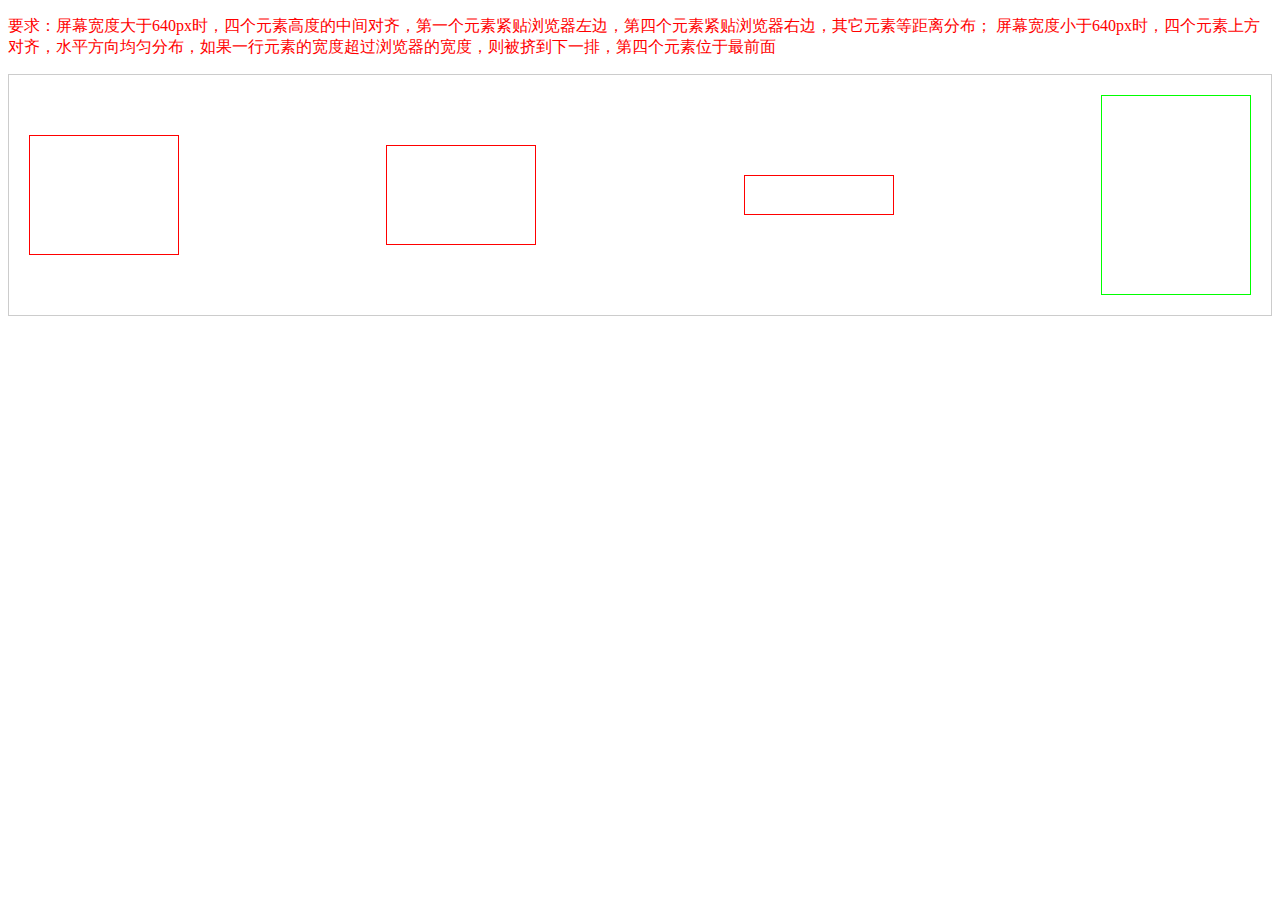
<file: stage1/task10/index.html>
<!DOCTYPE html>
<html lang="en">
<head>
    <meta charset="UTF-8">
    <title>任务10：Flexbox 布局练习</title>
    <style>
        *{
            box-sizing: border-box;
        }
        p{
            color: red;
        }
        .flex-container{
            display: flex;
            justify-content: space-between;
            align-items: center;
            width: 100%;
            margin: 0 auto;
            padding: 0 20px;
            border: 1px solid #ccc;
        }
        .item1,.item2,.item3,.item4{
            flex: none;
            width: 150px;
            border: 1px solid #f00;
            margin: 20px 0;
        }
        .item1{
            height: 120px;
        }
        .item2{
            height: 100px;
        }
        .item3{
            height: 40px;
        }
        .item4{
            height: 200px;
            border: 1px solid #0f0;
        }

        @media screen and (max-width: 640px) {
            .flex-container {
                align-items: flex-start;
                flex-wrap: wrap;
            }

            .item4 {
                order: -1;
            }/*当宽度小于640px时,只要设置order=-1，第四个子元素即可提前*/
        }

    </style>
</head>
<body>
   <P>要求：屏幕宽度大于640px时，四个元素高度的中间对齐，第一个元素紧贴浏览器左边，第四个元素紧贴浏览器右边，其它元素等距离分布；
   屏幕宽度小于640px时，四个元素上方对齐，水平方向均匀分布，如果一行元素的宽度超过浏览器的宽度，则被挤到下一排，第四个元素位于最前面</P>
   <div class="flex-container">
       <div class="item1"></div>
       <div class="item2"></div>
       <div class="item3"></div>
       <div class="item4"></div>
   </div>
</body>
</html>
</file>
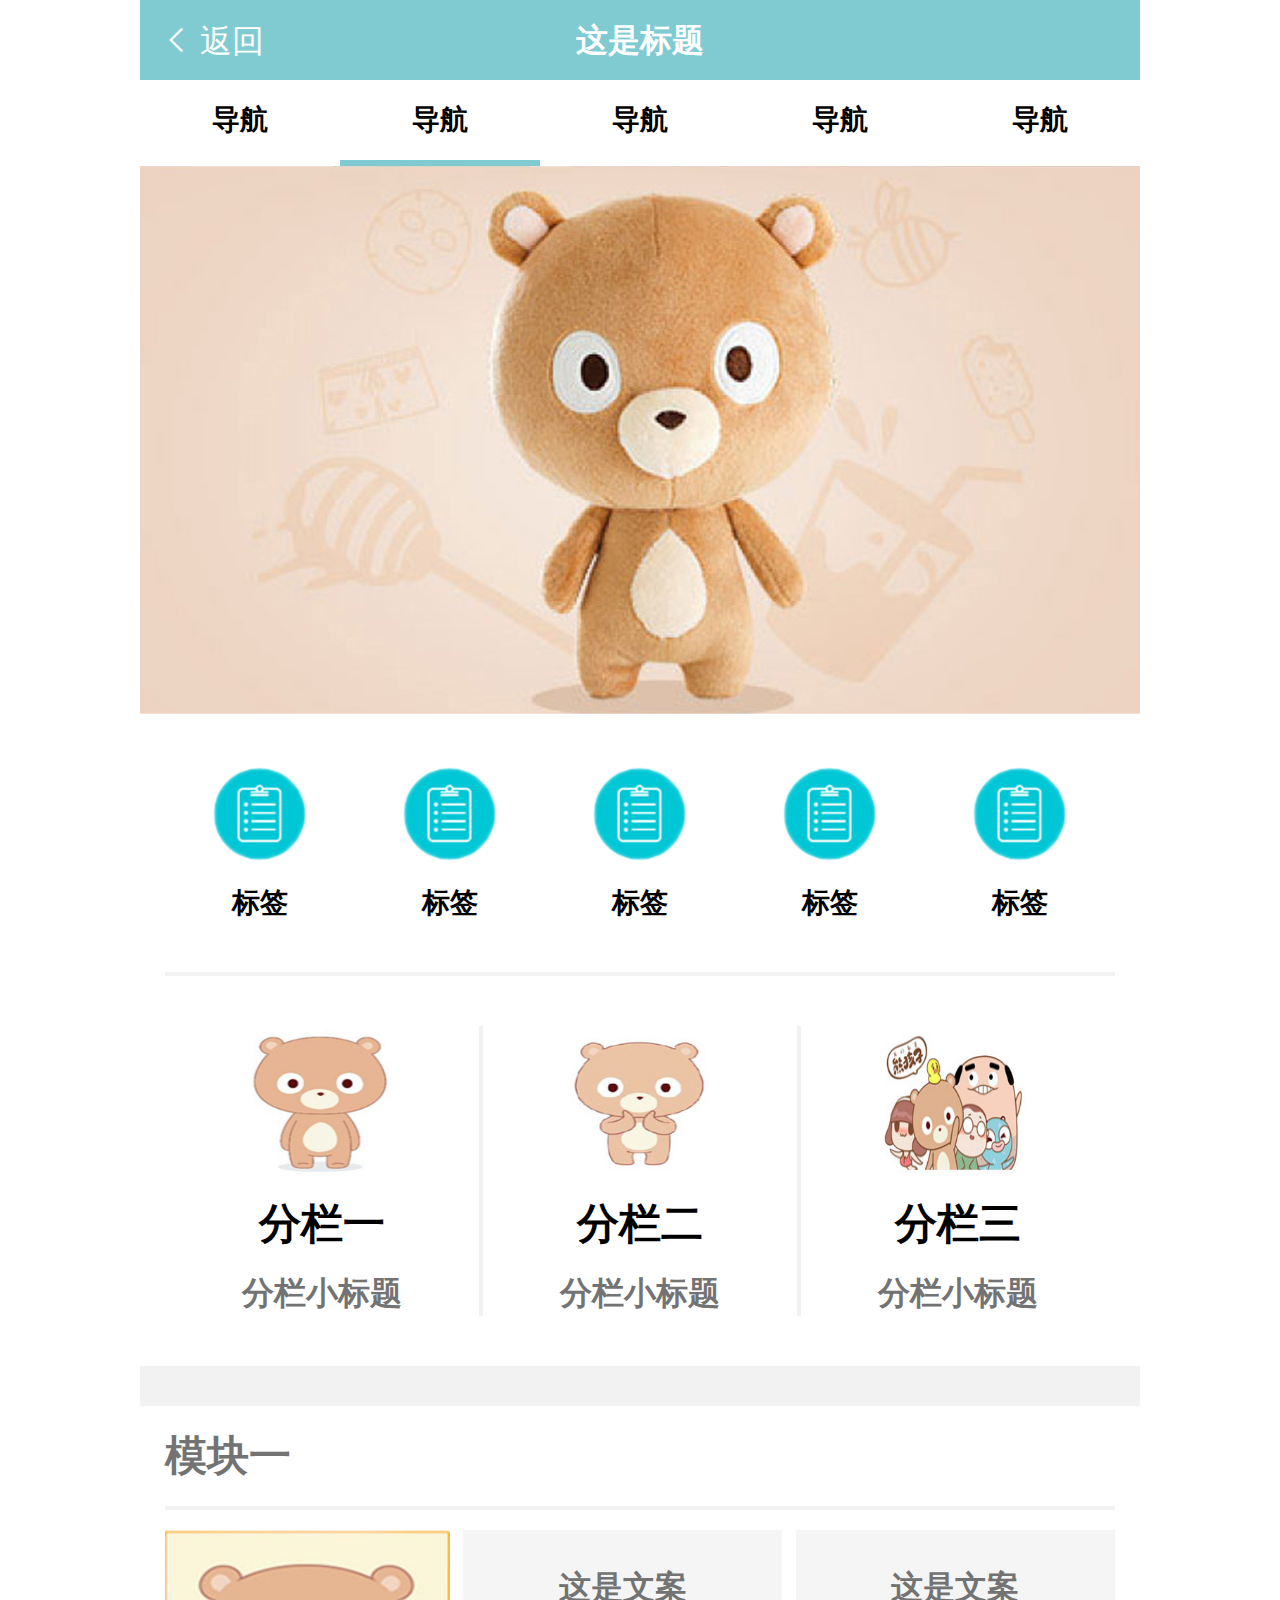
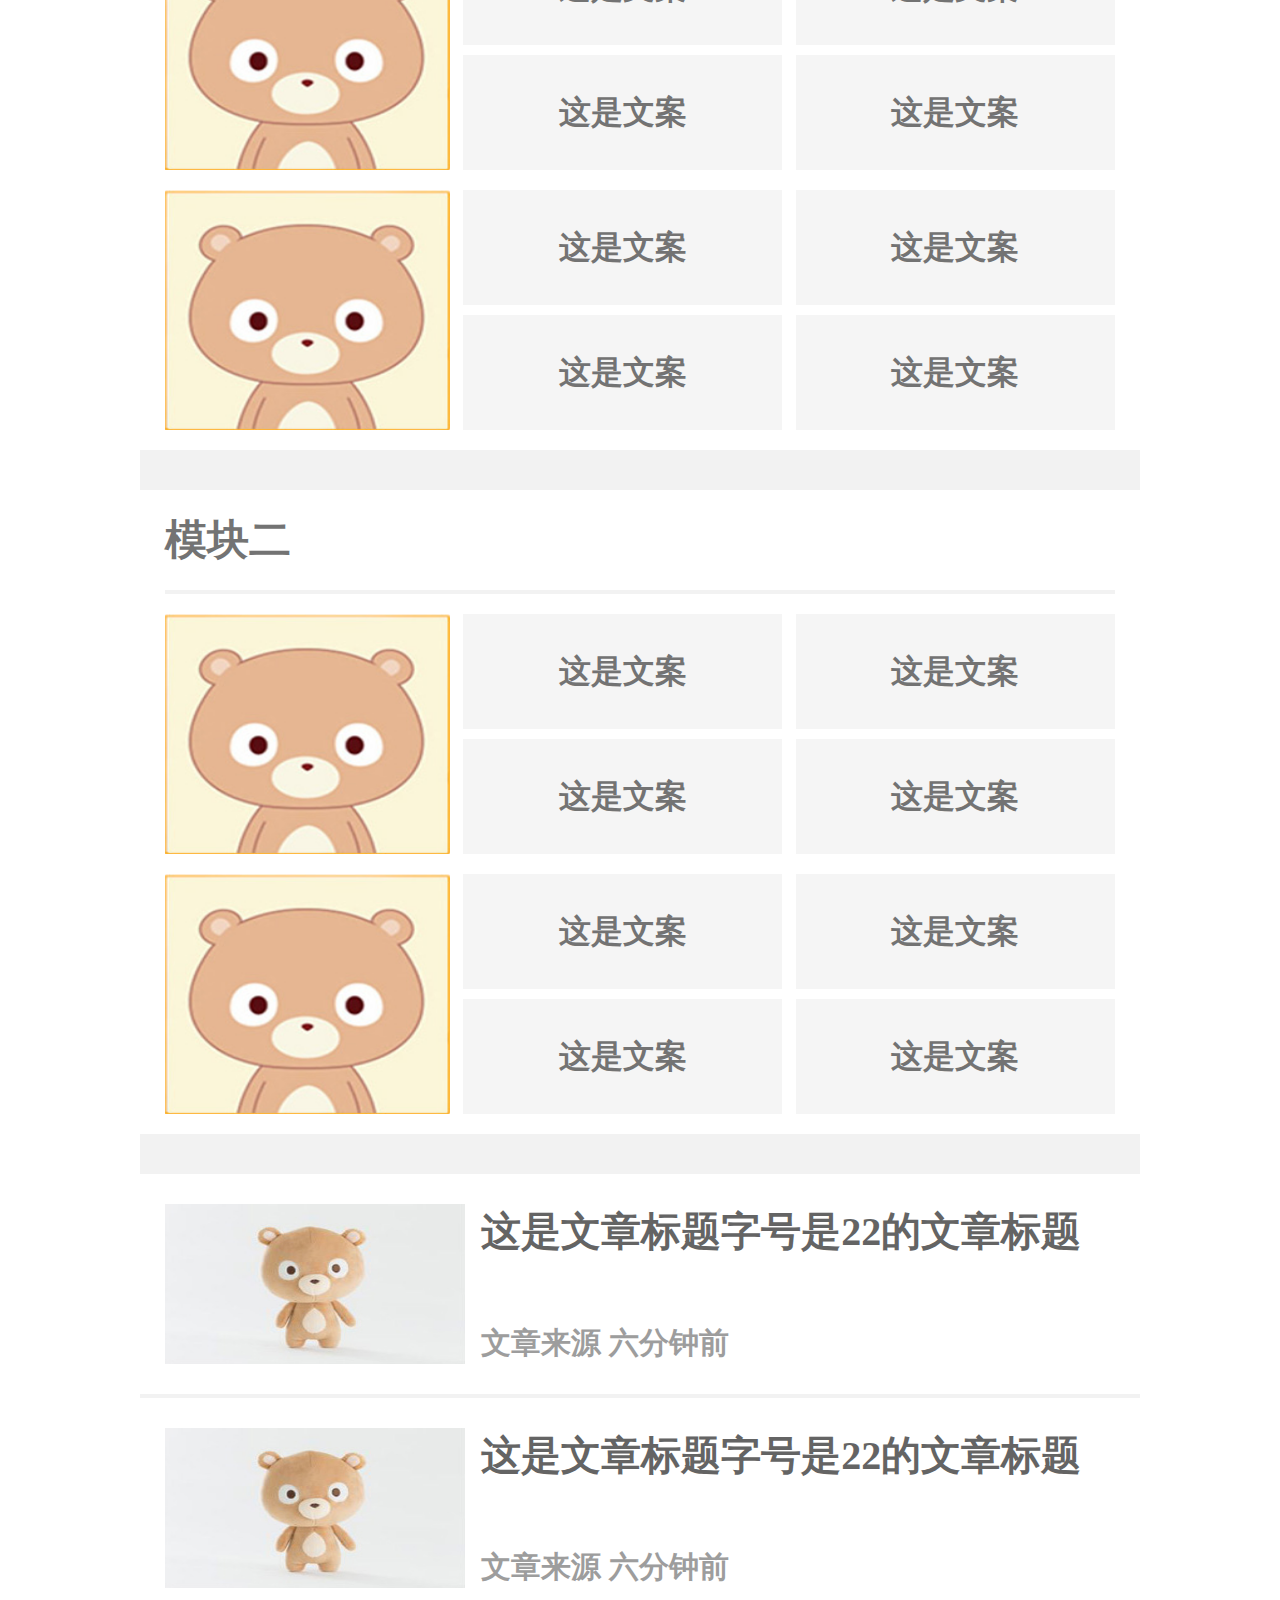
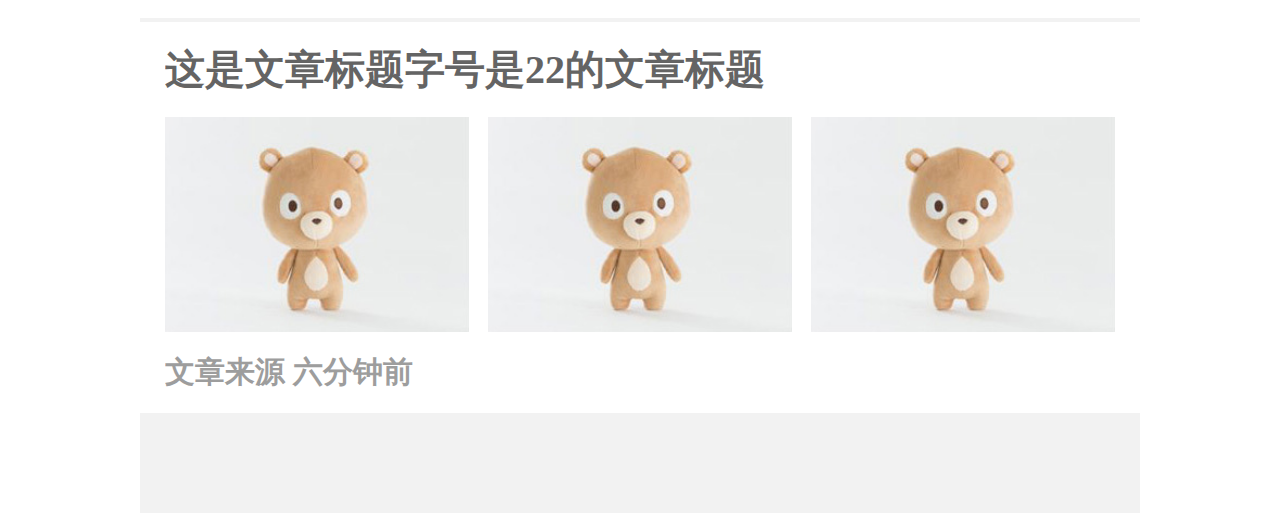
<file: stage1/task11/index.html>
<!DOCTYPE html>
<html lang="en">
<head>
    <meta charset="UTF-8">
    <meta content="width=device-width, initial-scale=1.0, maximum-scale=1.0, user-scalable=0" name="viewport">
    <!--iphone设备中的safari私有meta标签，它表示：允许全屏模式浏览-->
    <meta content="yes" name="apple-mobile-web-app-capable">
    <!--是iphone的私有标签，它指定的iphone中safari顶端的状态条的样式-->
    <meta content="black" name="apple-mobile-web-app-status-bar-style">
    <!--告诉设备忽略将页面中的数字识别为电话号码-->
    <meta content="telephone=no" name="format-detection">
    <title>任务11:移动Web页面布局实践</title>
    <link rel="stylesheet" type="text/css" href="task11.css">
    <script>
        (function (doc, win) {
            var docEl = doc.documentElement,
                resizeEvt = 'orientationchange' in window ? 'orientationchange' : 'resize',
                scale = function () {
                    var clientWidth = docEl.clientWidth;
                    if (!clientWidth) return;
                    if(clientWidth>=640){
                        docEl.style.fontSize = '100px';
                    }else{
                        docEl.style.fontSize = 100 * (clientWidth / 640) + 'px';
                    }
                };
            if (!doc.addEventListener) return;
            win.addEventListener(resizeEvt, scale, false);
            doc.addEventListener('DOMContentLoaded', scale, false);
        })(document, window);
    </script>
</head>
<body>
   <div class="container">
       <header>
           <a href="#" class="back">
               <i class="iconfont icon-back">&#xe747;</i>
               <span>返回</span>
           </a>
           <h4>这是标题</h4>
       </header>
       <nav>
           <ul>
               <li><a href="#">导航</a></li>
               <li class="active"><a href="#">导航</a></li>
               <li><a href="#">导航</a></li>
               <li><a href="#">导航</a></li>
               <li><a href="#">导航</a></li>
           </ul>
       </nav>
       <section class="banner">
           <a href="#"><img src="images/banner.jpg" alt=""></a>
       </section>
       <section class="section label-col">
           <div class="label">
               <ul class="label-list">
                   <li>
                       <a href="#">
                           <img src="images/label.png">
                           <span>标签</span>
                       </a>
                   </li>
                   <li>
                       <a href="#">
                           <img src="images/label.png">
                           <span>标签</span>
                       </a>
                   </li>
                   <li>
                       <a href="#">
                           <img src="images/label.png">
                           <span>标签</span>
                       </a>
                   </li>
                   <li>
                       <a href="#">
                           <img src="images/label.png">
                           <span>标签</span>
                       </a>
                   </li>
                   <li>
                       <a href="#">
                           <img src="images/label.png">
                           <span>标签</span>
                       </a>
                   </li>
               </ul>
           </div>

           <div class="col">
               <ul class="col-list">
                   <li class="list1">
                       <a href="#">
                           <img src="images/list1.jpg">
                           <h4>分栏一</h4>
                           <h5>分栏小标题</h5>
                       </a>
                   </li>
                   <li class="list2">
                       <a href="#">
                           <img src="images/list2.jpg">
                           <h4>分栏二</h4>
                           <h5>分栏小标题</h5>
                       </a>
                   </li>
                   <li class="list3">
                       <a href="#">
                           <img src="images/list3.jpg">
                           <h4>分栏三</h4>
                           <h5>分栏小标题</h5>
                       </a>
                   </li>
               </ul>
           </div>
       </section>

       <section class="section module">
           <h4 class="mod-title">模块一</h4>
           <div class="mod-content">
               <div class="mod-content-img">
                   <img src="images/module.jpg" alt="">
               </div>
               <div class="mod-content-list">
                   <ul>
                       <li>这是文案</li>
                       <li>这是文案</li>
                       <li>这是文案</li>
                       <li>这是文案</li>
                   </ul>
               </div>
           </div>
           <div class="mod-content">
               <div class="mod-content-img">
                   <img src="images/module.jpg" alt="">
               </div>
               <div class="mod-content-list">
                   <ul>
                       <li>这是文案</li>
                       <li>这是文案</li>
                       <li>这是文案</li>
                       <li>这是文案</li>
                   </ul>
               </div>
           </div>
       </section>

       <section class="section module">
           <h4 class="mod-title">模块二</h4>
           <div class="mod-content">
               <div class="mod-content-img">
                   <img src="images/module.jpg" alt="">
               </div>
               <div class="mod-content-list">
                   <ul>
                       <li>这是文案</li>
                       <li>这是文案</li>
                       <li>这是文案</li>
                       <li>这是文案</li>
                   </ul>
               </div>
           </div>
           <div class="mod-content">
               <div class="mod-content-img">
                   <img src="images/module.jpg" alt="">
               </div>
               <div class="mod-content-list">
                   <ul>
                       <li>这是文案</li>
                       <li>这是文案</li>
                       <li>这是文案</li>
                       <li>这是文案</li>
                   </ul>
               </div>
           </div>
       </section>

       <section class="news">
           <div class="news-item1">
               <div class="news-item-img">
                   <img src="images/news.jpg" alt="">
               </div>
               <div class="news-item-content">
                   <h4 class="title">这是文章标题字号是22的文章标题</h4>
                   <span class="time">文章来源 六分钟前</span>
               </div>
           </div>
           <div class="news-item1">
               <div class="news-item-img">
                   <img src="images/news.jpg" alt="">
               </div>
               <div class="news-item-content">
                   <h4 class="title">这是文章标题字号是22的文章标题</h4>
                   <span class="time">文章来源 六分钟前</span>
               </div>
           </div>
           <div class="news-item2">
               <h4 class="title">这是文章标题字号是22的文章标题</h4>
               <div class="img-box">
                   <div class="img">
                       <img src="images/news.jpg" alt="">
                   </div>
                   <div class="img">
                       <img src="images/news.jpg" alt="">
                   </div>
                   <div class="img">
                       <img src="images/news.jpg" alt="">
                   </div>
               </div>
               <div class="time-box">
                   <span class="time">文章来源 六分钟前</span>
               </div>
           </div>
       </section>
   </div>
</body>
</html>
</file>
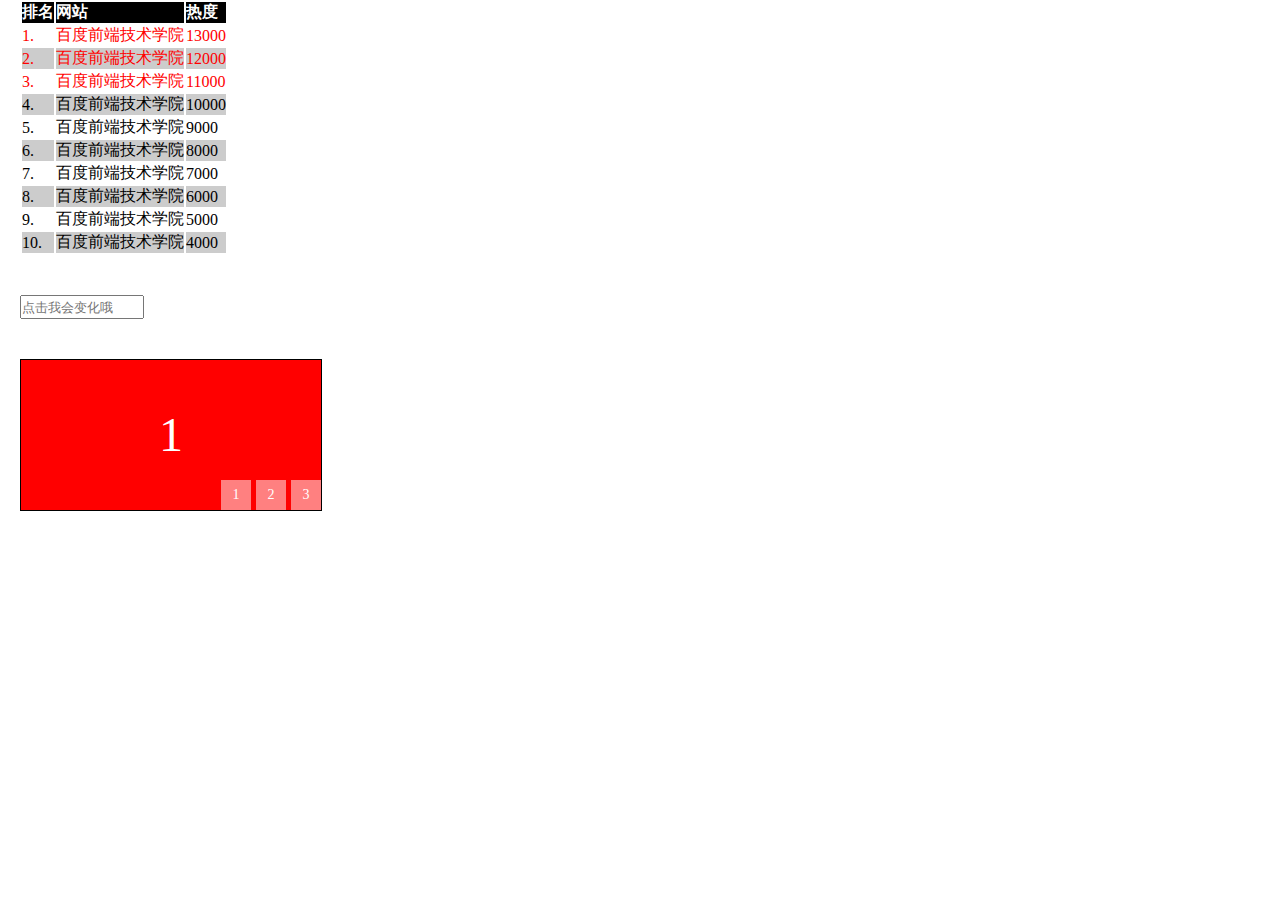
<file: stage1/task12/index.html>
<!DOCTYPE html>
<html lang="en">
<head>
    <meta charset="UTF-8">
    <title>任务12:学习CSS 3的新特性</title>
    <link href="task12.css" rel="stylesheet" type="text/css">
</head>
<body>
<table>
    <thead>
    <tr>
        <th>排名</th>
        <th>网站</th>
        <th>热度</th>
    </tr>
    </thead>
    <tbody>
    <tr class="mark">
        <td>1.</td>
        <td>百度前端技术学院</td>
        <td>13000</td>
    </tr>
    <tr class="mark">
        <td>2.</td>
        <td>百度前端技术学院</td>
        <td>12000</td>
    </tr>
    <tr class="mark">
        <td>3.</td>
        <td>百度前端技术学院</td>
        <td>11000</td>
    </tr>
    <tr>
        <td>4.</td>
        <td>百度前端技术学院</td>
        <td>10000</td>
    </tr>
    <tr>
        <td>5.</td>
        <td>百度前端技术学院</td>
        <td>9000</td>
    </tr>
    <tr>
        <td>6.</td>
        <td>百度前端技术学院</td>
        <td>8000</td>
    </tr>
    <tr>
        <td>7.</td>
        <td>百度前端技术学院</td>
        <td>7000</td>
    </tr>
    <tr>
        <td>8.</td>
        <td>百度前端技术学院</td>
        <td>6000</td>
    </tr>
    <tr>
        <td>9.</td>
        <td>百度前端技术学院</td>
        <td>5000</td>
    </tr>
    <tr>
        <td>10.</td>
        <td>百度前端技术学院</td>
        <td>4000</td>
    </tr>
    </tbody>
</table>

<input type="text" name="content" class="content" placeholder="点击我会变化哦">

<div class="wrap">
    <ul class="banner">
        <li id="first">1</li>
        <li id="second">2</li>
        <li id="third">3</li>
    </ul>
    <div class="controller">
        <a href="#first">1</a>
        <a href="#second">2</a>
        <a href="#third">3</a>
    </div>
</div>


</body>
</html>
</file>
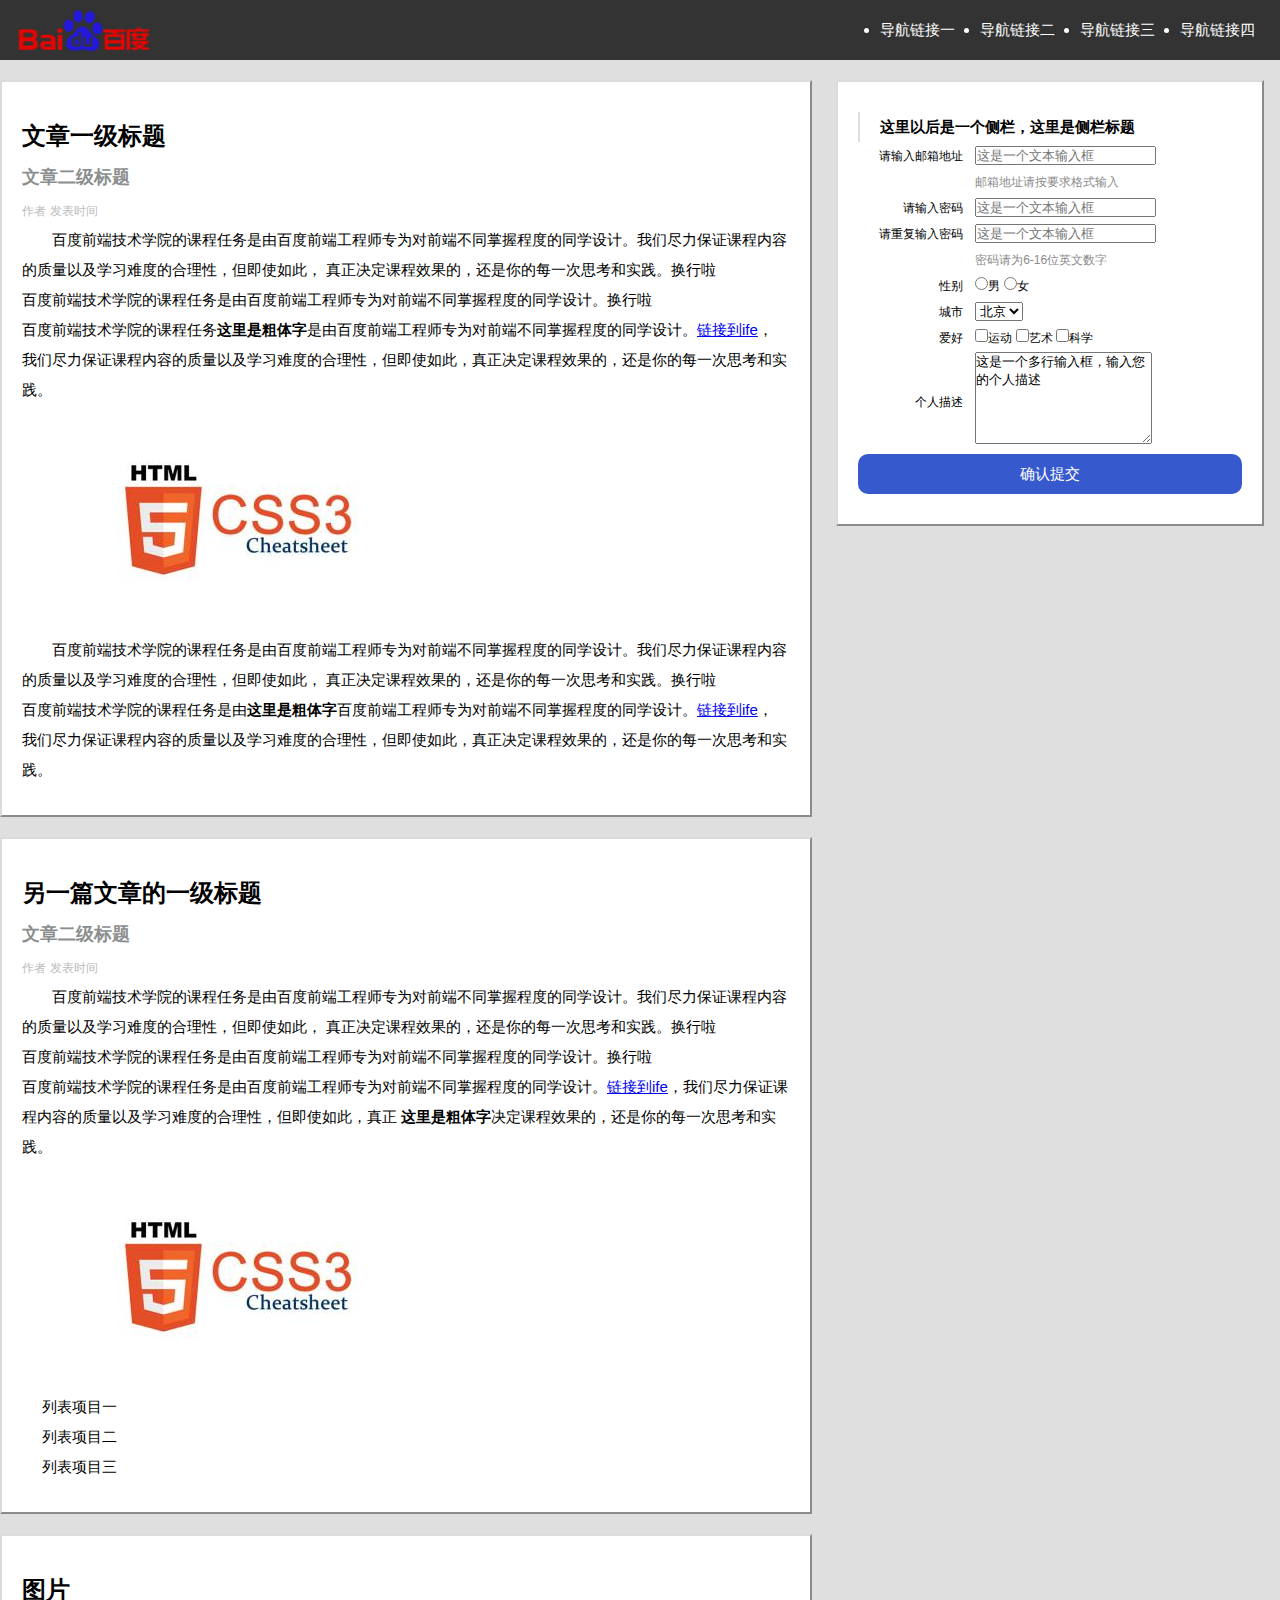
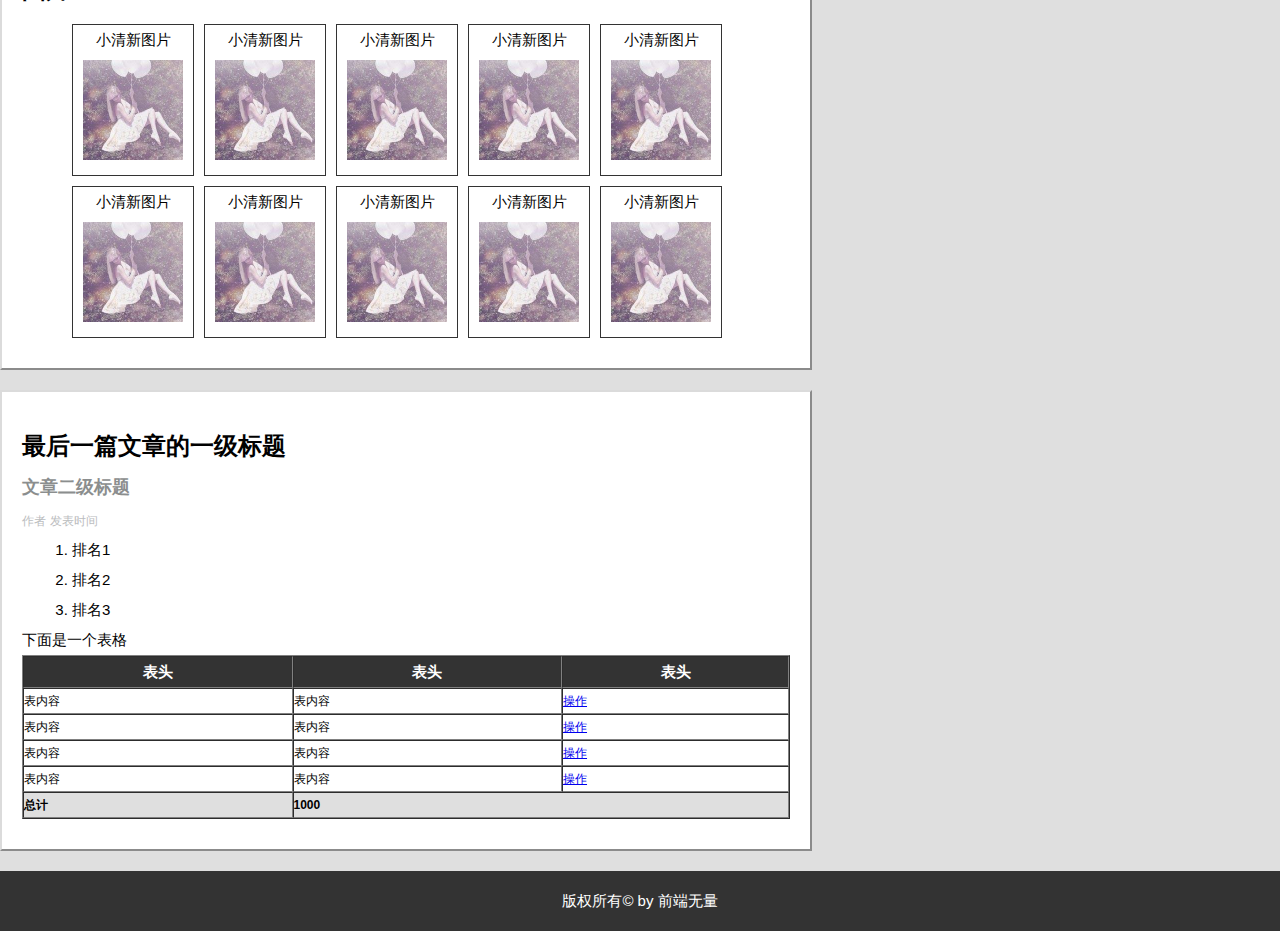
<file: stage1/task5/index.html>
<!DOCTYPE html>
<html>
<head>
    <meta charset="utf-8"> 
	<title>任务5:零基础HTML及CSS编码（二）</title>
	<link rel="stylesheet" type="text/css" href="task5.css">
</head>
<body>
  <header>
	<img src="images/logo.png" alt="Baidu LOGO" />
	  <nav>
		  <ul>
			  <li><a href="#">导航链接一</a></li>
			  <li><a href="#">导航链接二</a></li>
			  <li><a href="#">导航链接三</a></li>
			  <li><a href="#">导航链接四</a></li>
		  </ul>
	  </nav>
  </header>

<section class="main">
	<section class="content-left">
		<article class="content">
			<h2>文章一级标题</h2>
			<h3>文章二级标题</h3>
			<p>
				<span>作者</span>
				<span>发表时间</span>
			</p>
			<p class="passage">
				百度前端技术学院的课程任务是由百度前端工程师专为对前端不同掌握程度的同学设计。我们尽力保证课程内容的质量以及学习难度的合理性，但即使如此，
				真正决定课程效果的，还是你的每一次思考和实践。换行啦
				<br>
				百度前端技术学院的课程任务是由百度前端工程师专为对前端不同掌握程度的同学设计。换行啦
				<br>
				百度前端技术学院的课程任务<b>这里是粗体字</b>是由百度前端工程师专为对前端不同掌握程度的同学设计。<a href="http://ife.baidu.com">链接到ife</a>，
				我们尽力保证课程内容的质量以及学习难度的合理性，但即使如此，真正决定课程效果的，还是你的每一次思考和实践。
			</p>
			<img src="images/2.jpg" alt="font-end" />
			<p class="passage">
				百度前端技术学院的课程任务是由百度前端工程师专为对前端不同掌握程度的同学设计。我们尽力保证课程内容的质量以及学习难度的合理性，但即使如此，
				真正决定课程效果的，还是你的每一次思考和实践。换行啦
				<br>
				百度前端技术学院的课程任务是由<b>这里是粗体字</b>百度前端工程师专为对前端不同掌握程度的同学设计。<a href="http://ife.baidu.com" target="_blank">链接到ife</a>，
				我们尽力保证课程内容的质量以及学习难度的合理性，但即使如此，真正决定课程效果的，还是你的每一次思考和实践。
			</p>
		</article>

		<article  class="content">
			<h2>另一篇文章的一级标题</h2>
			<h3>文章二级标题</h3>
			<p>
				<span>作者</span>
				<span>发表时间</span>
			</p>
			<p class="passage">
				百度前端技术学院的课程任务是由百度前端工程师专为对前端不同掌握程度的同学设计。我们尽力保证课程内容的质量以及学习难度的合理性，但即使如此，
				真正决定课程效果的，还是你的每一次思考和实践。换行啦
				<br>
				百度前端技术学院的课程任务是由百度前端工程师专为对前端不同掌握程度的同学设计。换行啦
				<br>
				百度前端技术学院的课程任务是由百度前端工程师专为对前端不同掌握程度的同学设计。<a href="http://ife.baidu.com" target="_blank">链接到ife</a>，我们尽力保证课程内容的质量以及学习难度的合理性，但即使如此，真正
				<b>这里是粗体字</b>决定课程效果的，还是你的每一次思考和实践。
			</p>
			<img src="images/2.jpg" alt="font-end" />
			<ul class="u-list">
				<li>列表项目一</li>
				<li>列表项目二</li>
				<li>列表项目三</li>
			</ul>

		</article>

		<article class="content pic">
			<h2>图片</h2>
			<ul>
				<li>
					<p>小清新图片</p>
					<img src="images/3.jpg">
				</li>
				<li>
					<p>小清新图片</p>
					<img src="images/3.jpg">
				</li>
				<li>
					<p>小清新图片</p>
					<img src="images/3.jpg">
				</li>
				<li>
					<p>小清新图片</p>
					<img src="images/3.jpg">
				</li>
				<li>
					<p>小清新图片</p>
					<img src="images/3.jpg">
				</li>
				<li>
					<p>小清新图片</p>
					<img src="images/3.jpg">
				</li>
				<li>
					<p>小清新图片</p>
					<img src="images/3.jpg">
				</li>
				<li>
					<p>小清新图片</p>
					<img src="images/3.jpg">
				</li>
				<li>
					<p>小清新图片</p>
					<img src="images/3.jpg">
				</li>
				<li>
					<p>小清新图片</p>
					<img src="images/3.jpg">
				</li>
			</ul>
		</article>

		<article  class="content" style="clear: both;top: 20px">
			<h2>最后一篇文章的一级标题</h2>
			<h3>文章二级标题</h3>
			<p>
				<span>作者</span>
				<span>发表时间</span>
			</p>
			<ol class="o-list">
				<li>排名1</li>
				<li>排名2</li>
				<li>排名3</li>
			</ol>
			<p>下面是一个表格</p>
			<table border="1" cellspacing="0" cellpadding="0" class="table1">
				<thead>
				<tr>
					<th>表头</th>
					<th>表头</th>
					<th>表头</th>
				</tr>
				</thead>
				<tbody>
				<tr>
					<td>表内容</td>
					<td>表内容</td>
					<td><a href="#">操作</a></td>
				</tr>
				<tr>
					<td>表内容</td>
					<td>表内容</td>
					<td><a href="#">操作</a></td>
				</tr>
				<tr>
					<td>表内容</td>
					<td>表内容</td>
					<td><a href="#">操作</a></td>
				</tr>
				<tr>
					<td>表内容</td>
					<td>表内容</td>
					<td><a href="#">操作</a></td>
				</tr>
				<tr>
					<td>总计</td>
					<td colspan="2">1000</td>
				</tr>
				</tbody>
			</table>
		</article>
	</section>

	<section class="content-right">
		<aside class="content aside">
			<h4>这里以后是一个侧栏，这里是侧栏标题</h4>
			<form action="" method="post">
				<table class="table2">
					<tr>
						<td class="title">请输入邮箱地址</td>
						<td><input type="text" placeholder="这是一个文本输入框"></td>
					<tr>
						<td></td>
						<td class="msg">邮箱地址请按要求格式输入</td>
					</tr>
					<tr>
						<td class="title">请输入密码</td>
						<td><input type="text" placeholder="这是一个文本输入框"></td>
					</tr>
					<tr>
						<td class="title">请重复输入密码</td>
						<td><input type="text" placeholder="这是一个文本输入框"></td>
					</tr>
					<tr>
						<td></td>
						<td class="msg">密码请为6-16位英文数字</td>
					</tr>
					<tr>
						<td class="title">性别</td>
						<td>
							<input id="man" name="性别" type="radio" value="男">男
							<input id="woman" name="性别" type="radio" value="女">女
						</td>
					</tr>
					<tr>
						<td class="title">城市</td>
						<td>
							<select>
								<option value="北京">北京</option>
								<option value="大连">上海</option>
								<option value="大连">南京</option>
								<option value="大连">苏州</option>
							</select>
						</td>
					</tr>
					<tr>
						<td class="title">爱好</td>
						<td>
							<input type="checkbox" name="爱好" value="运动">运动
							<input type="checkbox" name="爱好" value="艺术">艺术
							<input type="checkbox" name="爱好" value="科学">科学
						</td>
					</tr>
					<tr>
						<td class="title">个人描述</td>
						<td><textarea name="个人描述" rows="6">这是一个多行输入框，输入您的个人描述</textarea></td>
					</tr>
				</table>
				<input class="submit" type="submit" value="确认提交">
			</form>
		</aside>
	</section>

</section>

  <footer>
	<span>版权所有&copy; by 前端无量</span>
  </footer>
</body>
</html>
</file>
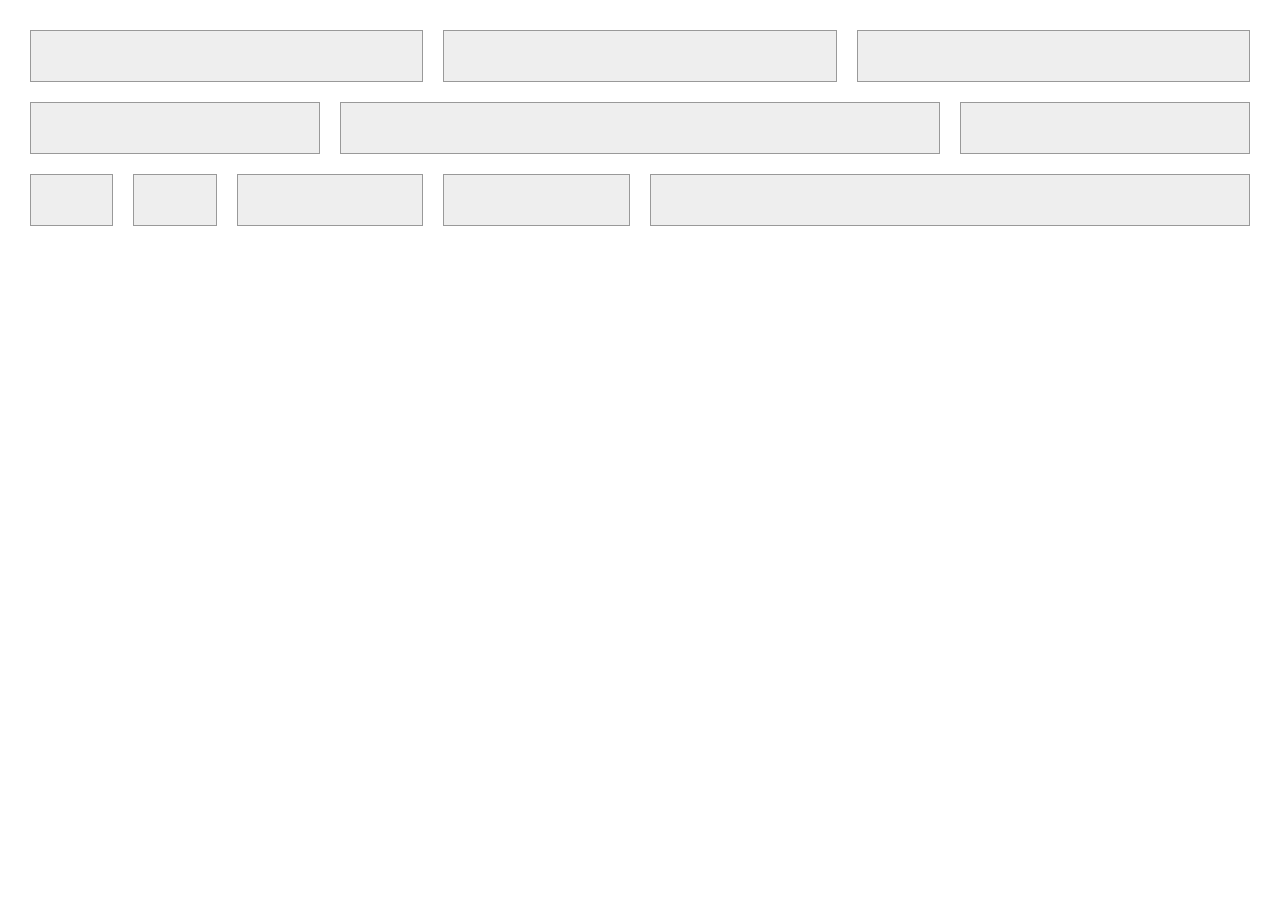
<file: stage1/task8/index.html>
<!DOCTYPE html>
<html lang="en">
<head>
    <meta charset="UTF-8">
    <title>任务8:响应式网格（栅格化）布局</title>
    <link href="task8.css" rel="stylesheet">
</head>
<body>
<div class="grid-container">
    <div class="box col-md-4 col-sm-6">
        <div class="inner"></div>
    </div>
    <div class="box col-md-4 col-sm-6">
        <div class="inner"></div>
    </div>
    <div class="box col-md-4 col-sm-12">
        <div class="inner"></div>
    </div>
    <div class="box col-md-3 col-sm-3">
        <div class="inner"></div>
    </div>
    <div class="box col-md-6 col-sm-6">
        <div class="inner"></div>
    </div>
    <div class="box col-md-3 col-sm-3">
        <div class="inner"></div>
    </div>
    <div class="box col-md-1 col-sm-2">
        <div class="inner"></div>
    </div>
    <div class="box col-md-1 col-sm-2">
        <div class="inner"></div>
    </div>
    <div class="box col-md-2 col-sm-8">
        <div class="inner"></div>
    </div>
    <div class="box col-md-2 col-sm-3">
        <div class="inner"></div>
    </div>
    <div class="box col-md-6 col-sm-3">
        <div class="inner"></div>
    </div>
</div>
</body>
</html>
</file>
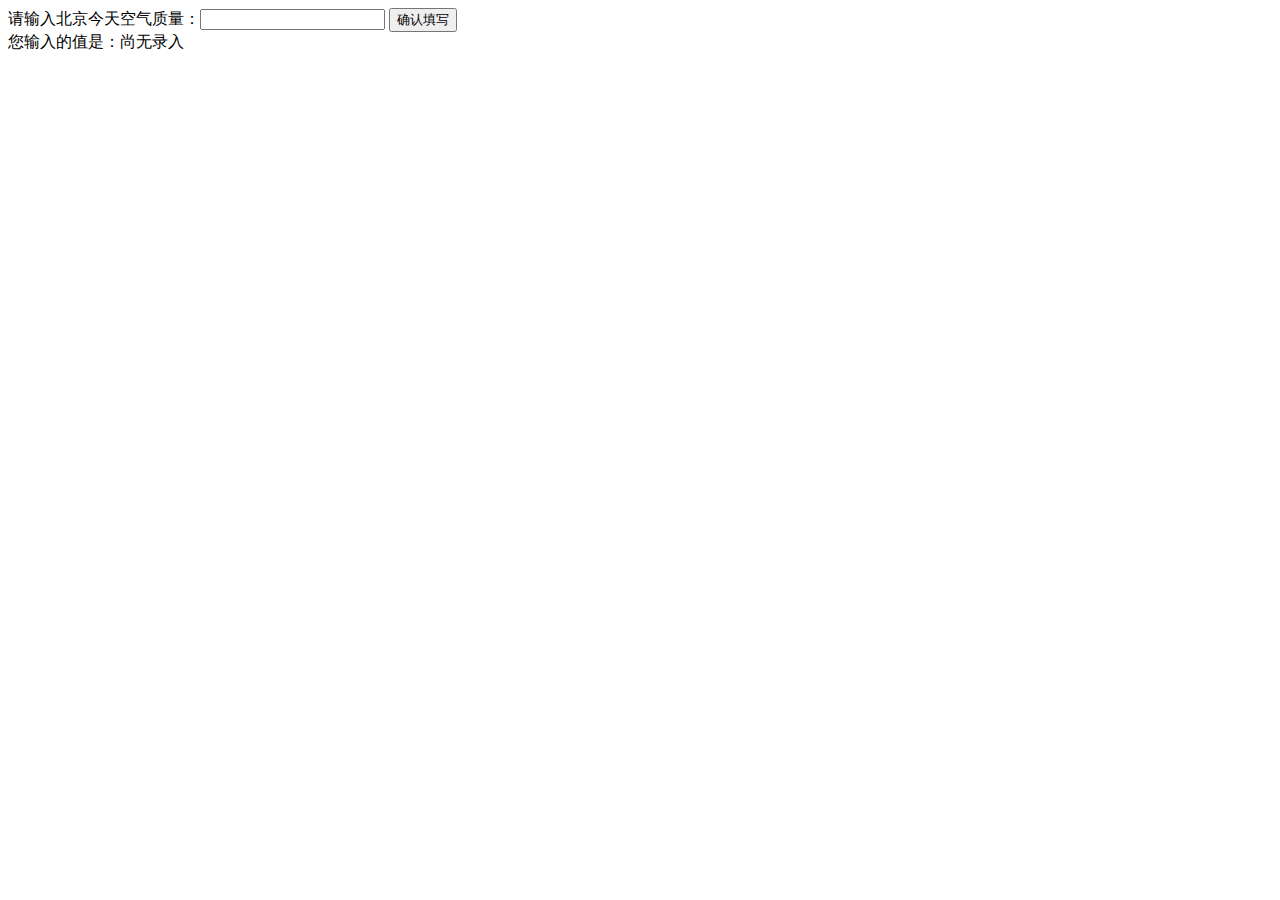
<file: stage2/task13/index.html>
<!DOCTYPE html>
<html lang="en">
<head>
    <meta charset="UTF-8">
    <title>任务13：零基础JavaScript编码（一）</title>
</head>
<body>
<label>请输入北京今天空气质量：<input id="aqi-input" type="text"></label>
<button id="button">确认填写</button>

<div>您输入的值是：<span id="aqi-display">尚无录入</span></div>

<script type="text/javascript">

    (function() {
        /*
         在注释下方写下代码
         给按钮button绑定一个点击事件
         在事件处理函数中
         获取aqi-input输入的值，并显示在aqi-display中
         */
        var content = document.getElementById('aqi-input');
        var btn = document.getElementById('button');
        var displayCon = document.getElementById('aqi-display');

        btn.onclick = function(){
            var val = content.value;
            if(val){
                displayCon.innerHTML = val;
            }else{
                alert('请输入北京今天空气质量');
            }
        }

    })();

</script>
</body>
</html>
</file>
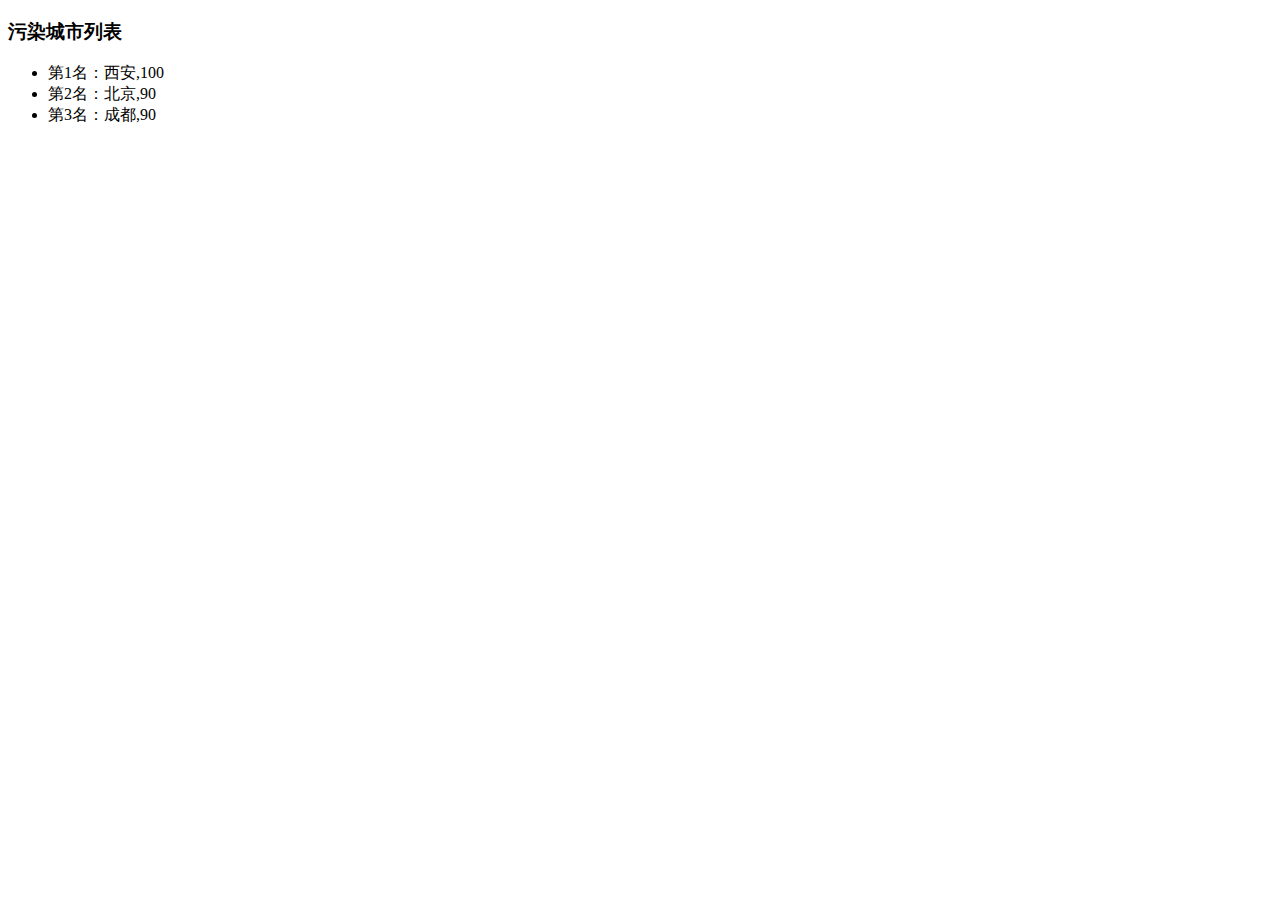
<file: stage2/task14/index.html>
<!DOCTYPE html>
<html lang="en">
<head>
    <meta charset="UTF-8">
    <title>任务14：零基础JavaScript编码（二）</title>
</head>
<body>
<h3>污染城市列表</h3>
<ul id="aqi-list">
    <!--
        <li>第一名：福州（样例），10</li>
          <li>第二名：福州（样例），10</li> -->
</ul>

<script type="text/javascript">

    var aqiData = [
        ["北京", 90],
        ["上海", 50],
        ["福州", 10],
        ["广州", 50],
        ["成都", 90],
        ["西安", 100]
    ];

    (function () {

        /*
         在注释下方编写代码
         遍历读取aqiData中各个城市的数据
         将空气质量指数大于60的城市显示到aqi-list的列表中
         */

        var oList = document.getElementById('aqi-list');
        //从大到小排序
        aqiData.sort(function(a,b){
            return b[1]-a[1];
        });

        for(var i=0;i<aqiData.length;i++){
            if(aqiData[i][1]>=60){
                oList.innerHTML += "<li>第"+(i+1)+"名："+aqiData[i][0]+","+aqiData[i][1]+"</li>";
            }
        }
    })();

</script>
</body>
</html>
</file>
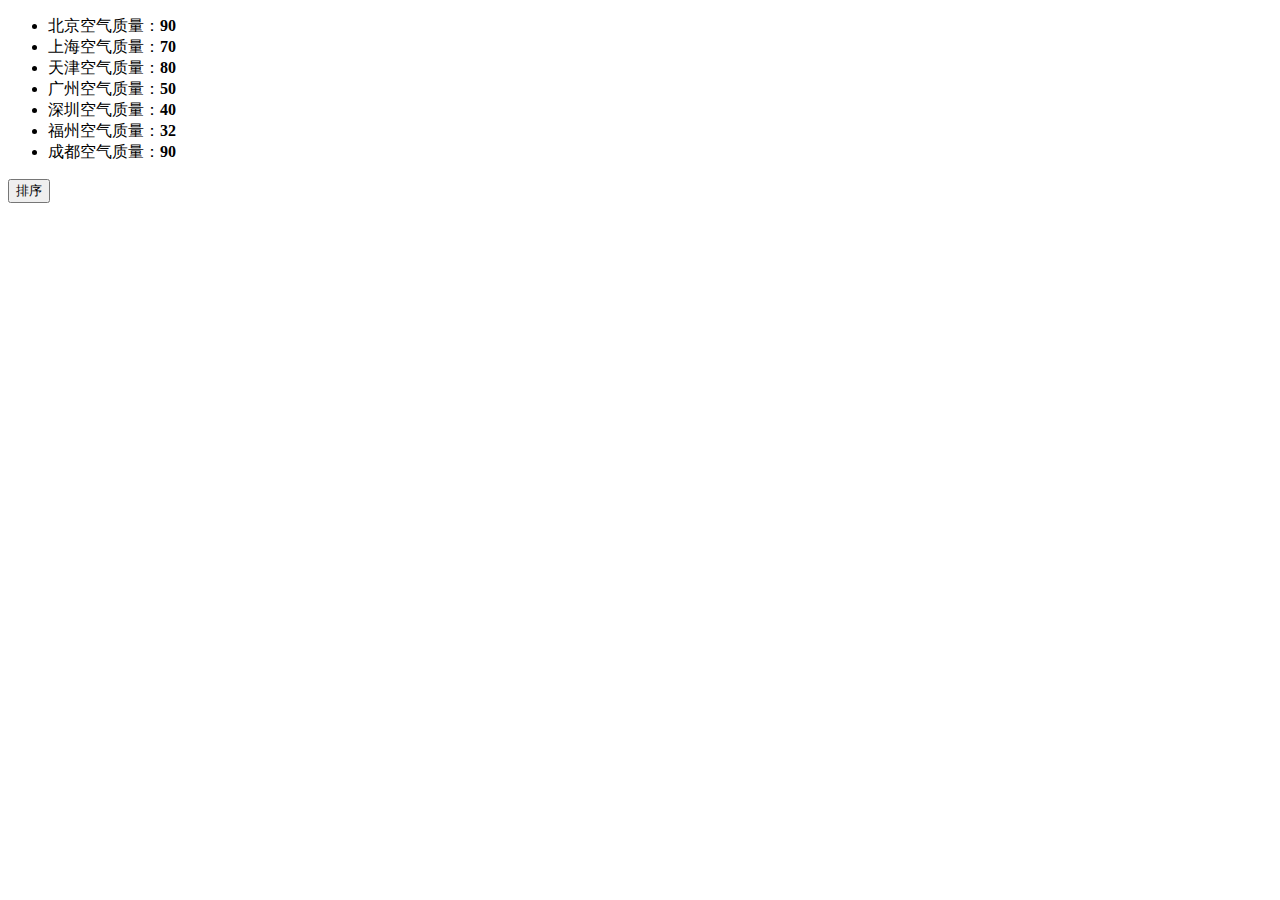
<file: stage2/task15/index.html>
<!DOCTYPE html>
<html lang="en">
<head>
    <meta charset="UTF-8">
    <title>任务15：零基础JavaScript编码（三）</title>
</head>
<body>
<ul id="source">
    <li>北京空气质量：<b>90</b></li>
    <li>上海空气质量：<b>70</b></li>
    <li>天津空气质量：<b>80</b></li>
    <li>广州空气质量：<b>50</b></li>
    <li>深圳空气质量：<b>40</b></li>
    <li>福州空气质量：<b>32</b></li>
    <li>成都空气质量：<b>90</b></li>
</ul>

<ul id="resort">
    <!--
    <li>第一名：北京空气质量：<b>90</b></li>
    <li>第二名：北京空气质量：<b>90</b></li>
    <li>第三名：北京空气质量：<b>90</b></li>
     -->

</ul>

<button id="sort-btn">排序</button>

<script type="text/javascript">

    /**
     * getData方法
     * 读取id为source的列表，获取其中城市名字及城市对应的空气质量
     * 返回一个数组，格式见函数中示例
     */

    function getData() {
        /*
         coding here
         */

        /*
         data = [
         ["北京", 90],
         ["北京", 90]
         ……
         ]
         */
        var data = [];
        var oList = document.getElementById('source').getElementsByTagName('li');
        var oListNum = document.querySelectorAll('#source b');
        for(var i=0;i<oList.length;i++){
            var city = oList[i].innerHTML.substring(0,6);
            var num = oListNum[i].innerHTML;
            data.push([city,num]);
        }
        return data;

    }

    /**
     * sortAqiData
     * 按空气质量对data进行从小到大的排序
     * 返回一个排序后的数组
     */
    function sortAqiData(data) {

        data.sort(function(a,b){
            return a[1]-b[1];
        });
        return data;
    }

    /**
     * render
     * 将排好序的城市及空气质量指数，输出显示到id位resort的列表中
     * 格式见ul中的注释的部分
     */
    function render(data) {

        var rList = document.getElementById('resort');
        for(var i=0;i<data.length;i++){
            rList.innerHTML += "<li>第"+(i+1)+"名："+data[i][0]+"：<b>"+data[i][1]+"</b></li>";
        }
    }

    function btnHandle() {
        var aqiData = getData();
        aqiData = sortAqiData(aqiData);
        render(aqiData);
    }


    function init() {

        // 在这下面给sort-btn绑定一个点击事件，点击时触发btnHandle函数
        var btn = document.getElementById('sort-btn');
        btn.onclick = btnHandle;
    }

    init();

</script>
</body>
</html>
</file>
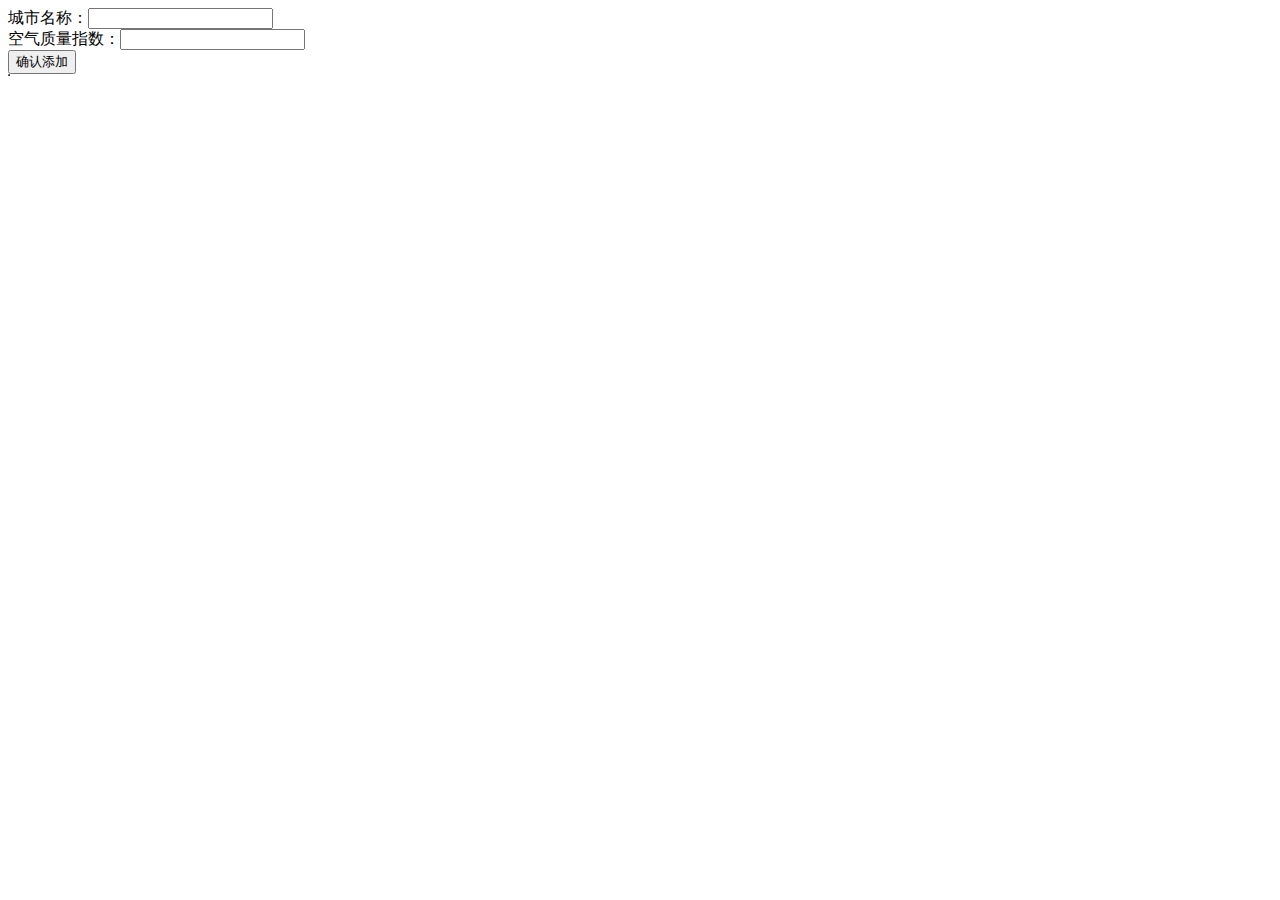
<file: stage2/task16/index.html>
<!DOCTYPE html>
<html lang="en">
<head>
    <meta charset="UTF-8">
    <title>任务16：零基础JavaScript编码（四）</title>
</head>
<body>
<div>
    <label>城市名称：<input id="aqi-city-input" type="text"></label><br>
    <label>空气质量指数：<input id="aqi-value-input" type="text"></label><br>
    <button id="add-btn">确认添加</button>
</div>
<table id="aqi-table" border="1">
    <!--
      <tr>
        <td>城市</td><td>空气质量</td><td>操作</td>
      </tr>
      <tr>
        <td>北京</td><td>90</td><td><button>删除</button></td>
      </tr>
      <tr>
        <td>北京</td><td>90</td><td><button>删除</button></td>
      </tr>
     -->
</table>
<script src="task.js"></script>
</body>
</html>
</file>
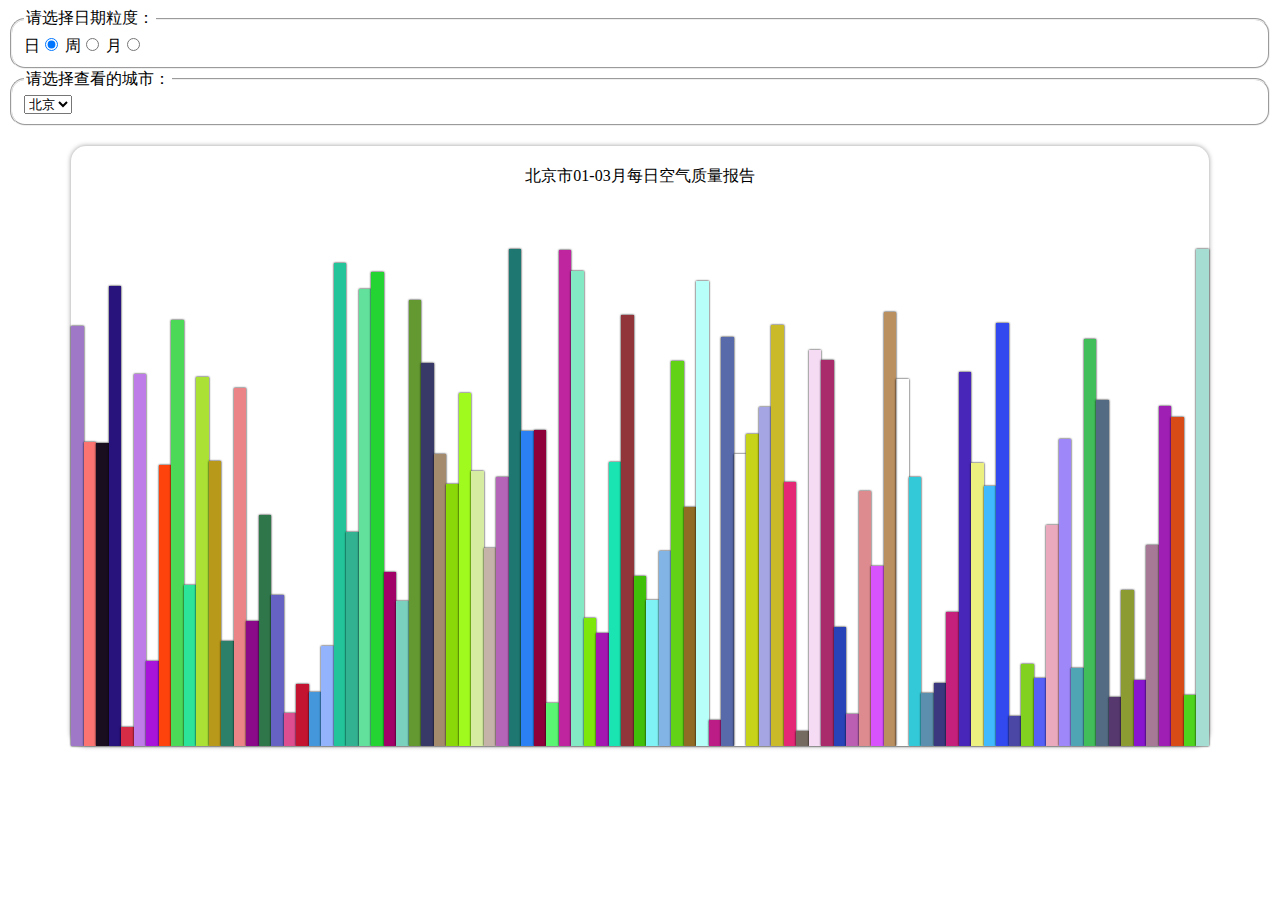
<file: stage2/task17/index.html>
<!DOCTYPE html>
<html lang="en">
<head>
    <meta charset="UTF-8">
    <title>任务17：零基础JavaScript编码（五）</title>
    <style>
        * {
            font-family: "Microsoft YaHei";
        }
        fieldset{
            border-radius: 15px;
        }
        .aqi-chart-wrap {
            position: relative;
            display: flex;
            width: 90%;
            height: 600px;
            justify-content: center;
            align-items: flex-end;
            align-content: center;
            margin: 20px auto;
            box-shadow: 0px 0px 5px #999999;
            border-radius: 15px;
        }
        .aqi-chart-wrap div {
            box-shadow: 0px 0px 2px #000;
            flex: 1;
        }
        .aqi-chart-wrap .title {
            position: absolute;
            text-align: center;
            width: 100%;
            top: 20px;
            box-shadow: none;
        }
    </style>
</head>
<body>
<fieldset id="form-gra-time">
    <legend>请选择日期粒度：</legend>
    <label>日<input name="gra-time" value="day" type="radio" checked="checked"></label>
    <label>周<input name="gra-time" value="week" type="radio"></label>
    <label>月<input name="gra-time" value="month" type="radio"></label>
</fieldset>

<fieldset>
    <legend>请选择查看的城市：</legend>
    <select id="city-select">
        <option>北京</option>
    </select>
</fieldset>

<div class="aqi-chart-wrap">
</div>
<script src="task.js"></script>
</body>
</html>
</file>
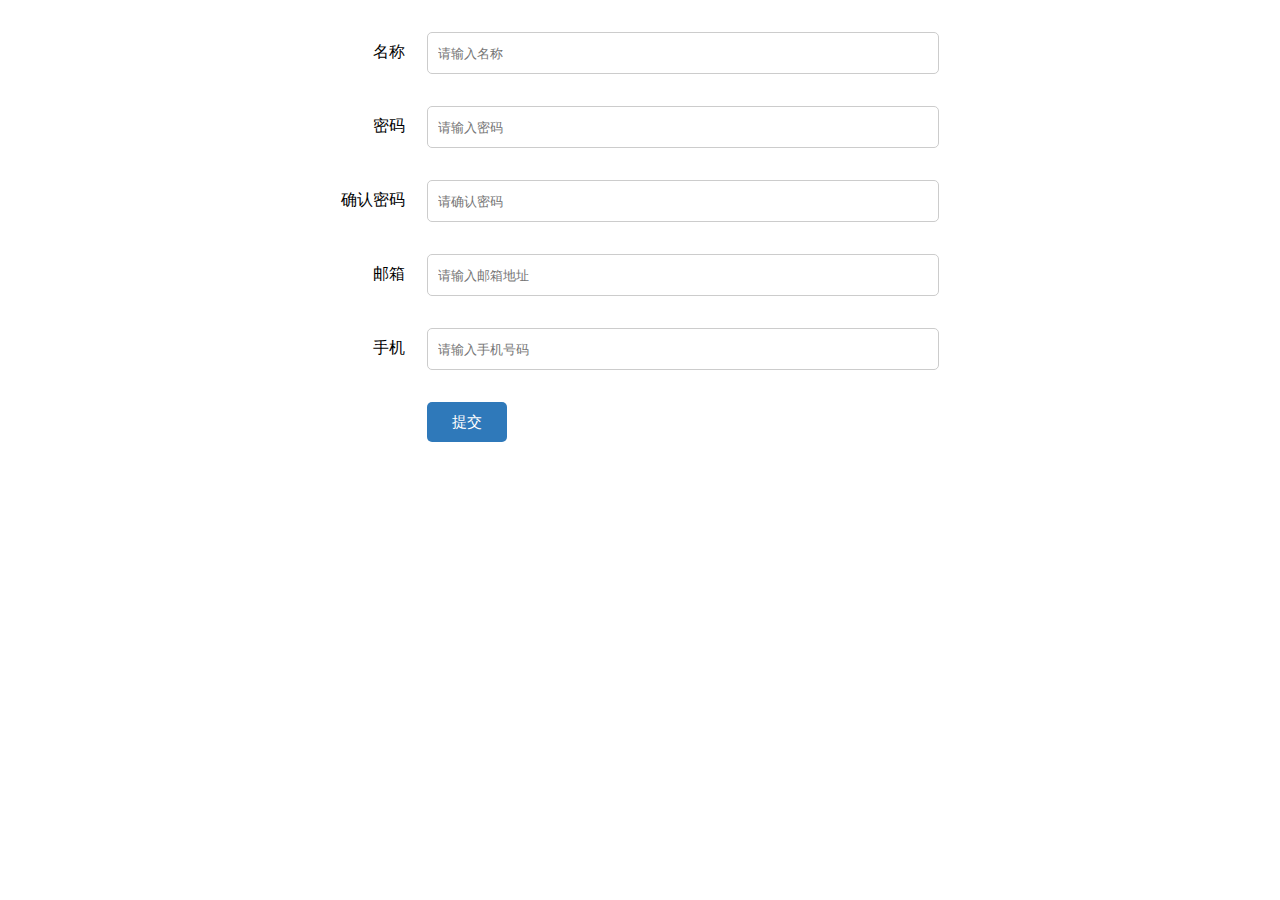
<file: stage2/task30/index.html>
<!DOCTYPE html>
<html lang="en">
<head>
    <meta charset="UTF-8">
    <title>任务30：表单（二）多个表单项的动态校验</title>
</head>
<style>
    *{
        margin: 0;
        padding: 0;
    }
    table{
        margin: 20px auto;
    }
    table td{
        vertical-align: top;
        padding: 10px;
    }
    table td:first-child{
        text-align: right;
        line-height: 40px;
    }
    table td:last-child input[placeholder]{
        display: block;
        width: 500px;
        height: 40px;
        border: 1px solid #CCCCCC;
        border-radius: 5px;
        padding-left: 10px;
    }
    .warn{
        display: block;
        font-size: 14px;
        color: #aaa;
        padding: 5px;
    }
    #submit{
        width: 80px;
        height: 40px;
        color: #fff;
        border: none;
        border-radius: 5px;
        background-color: #2f79ba;
        font-size: 15px;
        cursor: pointer;
    }
    #submit:hover{
        background-color: #23527b;
    }
</style>
<body>
<form method="post" action="">
    <table>
        <tr>
        	<td><label for="name">名称</label></td>
        	<td>
        		<input type="text" id="name" placeholder="请输入名称">
        		<span class="warn"></span>
        	</td>
        </tr>
        <tr>
        	<td><label for="psd">密码</label></td>
        	<td>
        		<input type="password" id="psd" placeholder="请输入密码">
        		<span class="warn"></span>
        	</td>
        </tr>
        <tr>
        	<td><label for="confirmPsd">确认密码</label></td>
        	<td>
        		<input type="password" id="confirmPsd" placeholder="请确认密码">
        		<span class="warn"></span>
        	</td>
        </tr>
        <tr>
        	<td><label for="email">邮箱</label></td>
        	<td>
        		<input type="text" id="email" placeholder="请输入邮箱地址">
        		<span class="warn"></span>
        	</td>
        </tr>
        <tr>
        	<td><label for="phone">手机</label></td>
        	<td>
        		<input type="text" id="phone" placeholder="请输入手机号码">
        		<span class="warn"></span>
        	</td>
        </tr>
        <tr>
        	<td></td>
        	<td>
        		<input type="submit" id="submit" value="提交">
        	</td>
        </tr>
    </table>
</form>

<script src="task30.js"></script>
</body>
</html>
</file>
<file: stage1/task11/task11.css>
* {
  margin: 0;
  padding: 0;
}
a {
  text-decoration: none;
}
ul {
  list-style: none;
}
@font-face {
  font-family: 'iconfont';
  src: url('fonts/iconfont.eot');
  src: url('fonts/iconfont.eot?#iefix') format('embedded-opentype'), /* IE6-IE8 */ url('fonts/iconfont.woff') format('woff'), /* chrome、firefox */ url('fonts/iconfont.ttf') format('truetype'), /* chrome、firefox、opera、Safari, Android, iOS 4.2+*/ url('fonts/iconfont.svg#iconfont') format('svg');
  
  /* IE9*/
  /* iOS 4.1- */
}
.iconfont {
  font-family: "iconfont" !important;
  font-style: normal;
  -webkit-font-smoothing: antialiased;
  -webkit-text-stroke-width: 0.2px;
  -moz-osx-font-smoothing: grayscale;
}
.container {
  width: 100%;
  max-width: 10rem;
  margin: 0 auto;
  overflow: hidden;
}
.container header {
  position: relative;
  width: 100%;
  height: .8rem;
  line-height: .8rem;
  font-size: .32rem;
  color: #fff;
  text-align: center;
  background-color: #80cbd1;
}
.container header .back {
  position: absolute;
  top: 0;
  left: .2rem;
  color: #fff;
}
.container nav {
  width: 100%;
  height: .8rem;
  line-height: .8rem;
  font-size: .28rem;
}
.container nav .active {
  border-bottom: .06rem solid #80cbd1;
}
.container nav ul li {
  float: left;
  width: 20%;
  text-align: center;
  font-weight: bolder;
}
.container nav ul li a {
  color: #000;
}
.container .banner {
  width: 100%;
}
.container .banner img {
  display: block;
  width: 100%;
}
.container .section {
  width: 100%;
  border-bottom: .4rem solid #f2f2f2;
}
.container .label-col .label {
  width: 95%;
  margin: 0 auto;
  border-bottom: .04rem solid #f2f2f2;
}
.container .label-col .label .label-list {
  display: flex;
  display: -webkit-box;
  display: -webkit-flex;
  display: -ms-flexbox;
  flex-flow: row wrap;
  justify-content: space-around;
  align-items: center;
  margin: .5rem auto;
}
.container .label-col .label .label-list img {
  display: block;
  width: 1rem;
  height: 1rem;
}
.container .label-col .label .label-list span {
  display: block;
  font-size: .28rem;
  color: #000;
  text-align: center;
  font-weight: bold;
  padding-top: .2rem;
}
.container .label-col .col {
  width: 95%;
  margin: 0 auto;
}
.container .label-col .col .col-list {
  box-sizing: border-box;
  display: flex;
  display: -webkit-box;
  display: -webkit-flex;
  display: -ms-flexbox;
  flex-flow: row nowrap;
  justify-content: space-around;
  align-items: center;
  margin: .5rem auto;
}
.container .label-col .col .col-list li {
  width: 33.33%;
  border-right: .04rem solid #f2f2f2;
}
.container .label-col .col .col-list li img {
  display: block;
  width: 50%;
  height: 1.5rem;
  margin: 0 auto;
}
.container .label-col .col .col-list li h4 {
  font-size: .42rem;
  color: #000;
  font-weight: bolder;
  padding-top: .2rem;
  text-align: center;
}
.container .label-col .col .col-list li h5 {
  font-size: .32rem;
  color: #737373;
  font-weight: bolder;
  padding-top: .2rem;
  text-align: center;
}
.container .label-col .col .col-list .list3 {
  border-right: none;
}
.container .module {
  width: 100%;
  padding-bottom: .2rem;
}
.container .module .mod-title {
  width: 95%;
  height: 1rem;
  margin: 0 auto;
  border-bottom: .04rem solid #f2f2f2;
  font-size: .42rem;
  line-height: 1rem;
  color: #737373;
  font-weight: bolder;
}
.container .module .mod-content {
  position: relative;
  overflow: hidden;
  width: 95%;
  margin: 0 auto;
  padding-top: .2rem;
}
.container .module .mod-content .mod-content-img {
  width: 30%;
  float: left;
  clear: both;
}
.container .module .mod-content .mod-content-img img {
  display: block;
  width: 100%;
  height: 2.4rem;
}
.container .module .mod-content .mod-content-list {
  float: right;
  overflow: hidden;
  width: 70%;
  height: 2.4rem;
  display: flex;
  flex-flow: column wrap;
  justify-content: space-between;
}
.container .module .mod-content .mod-content-list ul {
  display: flex;
  flex-flow: row wrap;
  justify-content: space-between;
}
.container .module .mod-content .mod-content-list ul li {
  display: block;
  text-align: center;
  width: 48%;
  height: 1.15rem;
  line-height: 1.15rem;
  font-size: .32rem;
  color: #737373;
  font-weight: bolder;
  background-color: #f5f5f5;
  margin-bottom: .1rem;
  margin-left: 2%;
}
.container .news {
  width: 100%;
  border-bottom: 1rem solid #f2f2f2;
}
.container .news .news-item1 {
  position: relative;
  overflow: hidden;
  width: 100%;
  border-bottom: .04rem solid #f2f2f2;
  padding: .3rem 2.5%;
}
.container .news .news-item1 .news-item-img {
  float: left;
  width: 30%;
  clear: both;
  height: 1.6rem;
}
.container .news .news-item1 .news-item-img img {
  display: block;
  width: 100%;
  height: 1.6rem;
}
.container .news .news-item1 .news-item-content {
  float: left;
  width: 65%;
  overflow: hidden;
  height: 1.6rem;
  display: flex;
  flex-flow: column wrap;
  justify-content: space-between;
}
.container .news .news-item1 .news-item-content .title {
  font-size: .4rem;
  font-weight: bolder;
  color: #646464;
  margin: 0 2.5%;
}
.container .news .news-item1 .news-item-content .time {
  font-size: .3rem;
  font-weight: bold;
  color: #9d9d9d;
  margin: 0 2.5%;
}
.container .news .news-item2 {
  position: relative;
  overflow: hidden;
  width: 95%;
  margin: .2rem auto;
}
.container .news .news-item2 .title {
  font-size: .4rem;
  font-weight: bolder;
  color: #646464;
  margin-right: 2.5%;
}
.container .news .news-item2 .img-box {
  display: flex;
  flex-flow: row wrap;
  justify-content: space-between;
  overflow: hidden;
  margin: .2rem auto;
}
.container .news .news-item2 .img-box .img {
  width: 32%;
}
.container .news .news-item2 .img-box .img img {
  display: block;
  width: 100%;
}
.container .news .news-item2 .time-box {
  font-size: .3rem;
  font-weight: bold;
  color: #9d9d9d;
}
</file>
<file: stage1/task12/task12.css>
* {
    margin: 0;
    padding: 0;
}
body{
    width: 100%;
    margin: 0 auto;
    font-family: "Microsoft YaHei";
}
ul, ol {
    list-style: none;
}

a {
    text-decoration: none;
}

/*第一部分*/
table{
    margin-left: 20px;
}
thead{
    background-color: #000;
    color: #fff;
    text-align: left;
}
tbody tr:nth-child(even){
    background-color:#CCCCCC;
}
.mark{
    color: red;
}

/*第二部分*/
.content{
    margin-top: 40px;
    margin-left: 20px;
    width: 120px;
    height: 20px;
    transition: 200ms;
    -moz-transition: width 200ms;	/* Firefox 4 */
    -webkit-transition: width 200ms;	/* Safari 和 Chrome */
    -o-transition: width 200ms;   /* Opera */
}
.content:focus{
    width: 200px;
}

/*第三部分*/
@keyframes bannerSlider {
    15% { transform: translate(0px); }
    30%{ transform: translate(-300px);}
    45% { transform: translate(-300px);}
    60% { transform: translate(-600px);}
    75% { transform: translate(-600px);}
    90% { transform: translate(0);}
}
@-moz-keyframes bannerSlider /* Firefox */
{
    15% { transform: translate(0px); }
    30%{ transform: translate(-300px);}
    45% { transform: translate(-300px);}
    60% { transform: translate(-600px);}
    75% { transform: translate(-600px);}
    90% { transform: translate(0);}
}

@-webkit-keyframes bannerSlider /* Safari 和 Chrome */
{
    15% { transform: translate(0px); }
    30%{ transform: translate(-300px);}
    45% { transform: translate(-300px);}
    60% { transform: translate(-600px);}
    75% { transform: translate(-600px);}
    90% { transform: translate(0);}
}

@-o-keyframes bannerSlider /* Opera */
{
    15% { transform: translate(0px); }
    30%{ transform: translate(-300px);}
    45% { transform: translate(-300px);}
    60% { transform: translate(-600px);}
    75% { transform: translate(-600px);}
    90% { transform: translate(0);}
}
.wrap{
    position: relative;
    overflow: hidden;
    width: 300px;
    height: 150px;
    margin-top: 40px;
    margin-left: 20px;
    border: 1px solid #000;
}
.wrap .banner{
    position: absolute;
    width: 300%;
    height: 100%;
    top: 0;
    left: 0;
    text-align: center;
    font-size: 48px;
    line-height: 150px;
    color: #fff;
    animation: bannerSlider 8s infinite;
}
.wrap .banner li{
    float: left;
    width: 300px;
    height: 150px;
}
#first{
    background-color: red;
}
#second{
    background-color: blue;
}
#third{
    background-color: yellowgreen;
}
.controller{
    position: absolute;
    overflow: hidden;
    right: 0;
    bottom: 0;
    z-index: 1;
}
.controller a{
    float: left;
    width: 30px;
    height: 30px;
    margin-left: 5px;
    background: rgba(255,255,255,0.5);
    font-size: 14px;
    color: #fff;
    text-align: center;
    line-height: 30px;
    cursor: pointer;
}
</file>
<file: stage1/task5/task5.css>
* {
  margin: 0;
  padding: 0;
}
body {
  width: 100%;
  margin: 0 auto;
  font: 15px/2 "Microsoft YaHei", SimSun, sans-serif;
  background-color: #dfdfdf;
}
header {
  width: 100%;
  height: 60px;
  background-color: #333;
  color: #fff;
}
header img {
  width: 150px;
  height: 45px;
  margin-top: 8px;
  margin-left: 10px;
}
header nav {
  float: right;
}
header ul li {
  float: left;
  margin-right: 25px;
  margin-top: 15px;
}
header ul li a {
  text-decoration: none;
  color: #fff;
}
header ul li a:hover {
  color: #8b8e8e;
}
.main {
  position: relative;
  width: 100%;
}
.content-left{
  width: 60%;
}
.content-right{
  position: absolute;float: left;
  top: -20px;
  right: 60px;
  width: 30%;

}
.main .content {
  width: 100%;
  height: auto;
  margin-top: 20px;
  padding: 30px 20px;
  border: 2px solid #8b8b8b;
  border-top: 2px solid #dbdbdb;
  border-left: 2px solid #dbdbdb;
  background-color: #fff;
}
.main .content h2 {
  font-size: 24px;
  font-weight: bold;
}
.main .content h3 {
  color: #8b8e8e;
}
.main .content span {
  font-size: 12px;
  color: #bbbdc0;
}
.main .content .passage {
  text-indent: 30px;
}
.main .content .u-list {
  margin-left: 20px;
  list-style-type: none;
}
.main .content .o-list {
  margin-left: 50px;
}
.main .content .table1 {
  width: 100%;
}
.main .content .table1 thead {
  background-color: #333;
  color: #fff;
}
.main .content .table1 tbody {
  font-size: 12px;
}
.main .content .table1 tbody tr:last-child {
  font-weight: bolder;
  background-color: #dfdfdf;
}
.main .pic{
  float: left;
  margin-bottom: 20px;
}
.main .pic ul {
  list-style-type: none;
  margin-left: 50px;

}
.main .pic ul li {
  float: left;
  overflow: hidden;
  width: 120px;
  height: 150px;
  border: 1px solid #333;
  margin-top: 10px;
  margin-right: 10px;
  text-align: center;
}
.main .pic ul li img {
  padding-top: 5px;
  width: 100px;
  height: 100px;
}

.main .aside h4 {
  font-size: 15px;
  line-height: 30px;
  font-weight: bolder;
  border-left: 2px solid #dfdfdf;
  padding-left: 20px;
}
.main .aside .table2 {
  margin-left: 5%;
  font-size: 12px;
  border-style: none;
}
.main .aside .table2 .title {
  text-align: right;
}
.main .aside .table2 .msg {
  color: #8b8b8b;
}
.main .aside .table2 tr td:last-child {
  padding-left: 10px;
}
.main .aside .submit {
  width: 100%;
  height: 40px;
  font-size: 15px;
  line-height: 40px;
  color: #fff;
  border: none;
  border-radius: 10px;
  background-color: #3659cd;
}
footer {
  width: 100%;
  height: 60px;
  background-color: #333;
  color: #fff;
  margin-top: 20px;
  text-align: center;
}
footer span {
  line-height: 60px;
}
</file>
<file: stage1/task8/task8.css>
*{
    margin: 0;
    padding: 0;
}

.grid-container{
    box-sizing: border-box;
    width: 100%;
    padding: 20px;
}
.grid-container:before, .grid-container:after {
    content:"";
    display: table ;
    clear:both;
}
.box{
    box-sizing: border-box;
    float: left;
    padding: 10px;
}
.inner{
    height: 50px;
    border: 1px solid #999;
    background-color: #eee;
}

@media (min-width: 769px) {
    .col-md-1 { width: 8.33333%; }
    .col-md-2 { width: 16.66667%; }
    .col-md-3 { width: 25%; }
    .col-md-4 { width: 33.33333%; }
    .col-md-5 { width: 41.66667%; }
    .col-md-6 { width: 50%; }
    .col-md-7 { width: 58.33333%; }
    .col-md-8 { width: 66.66667%; }
    .col-md-9 { width: 75%; }
    .col-md-10 { width: 83.33333%; }
    .col-md-11 { width: 91.66667%; }
    .col-md-12 { width: 100%; }
}
@media (max-width: 768px) {
    .col-sm-1 {  width: 8.33333%; }
    .col-sm-2 {  width: 16.66667%; }
    .col-sm-3 {  width: 25%; }
    .col-sm-4 {  width: 33.33333%; }
    .col-sm-5 {  width: 41.66667%; }
    .col-sm-6 {  width: 50%; }
    .col-sm-7 {  width: 58.33333%; }
    .col-sm-8 {  width: 66.66667%; }
    .col-sm-9 {  width: 75%; }
    .col-sm-10 {  width: 83.33333%; }
    .col-sm-11 {  width: 91.66667%; }
    .col-sm-12 {  width: 100%; }
}
</file>
